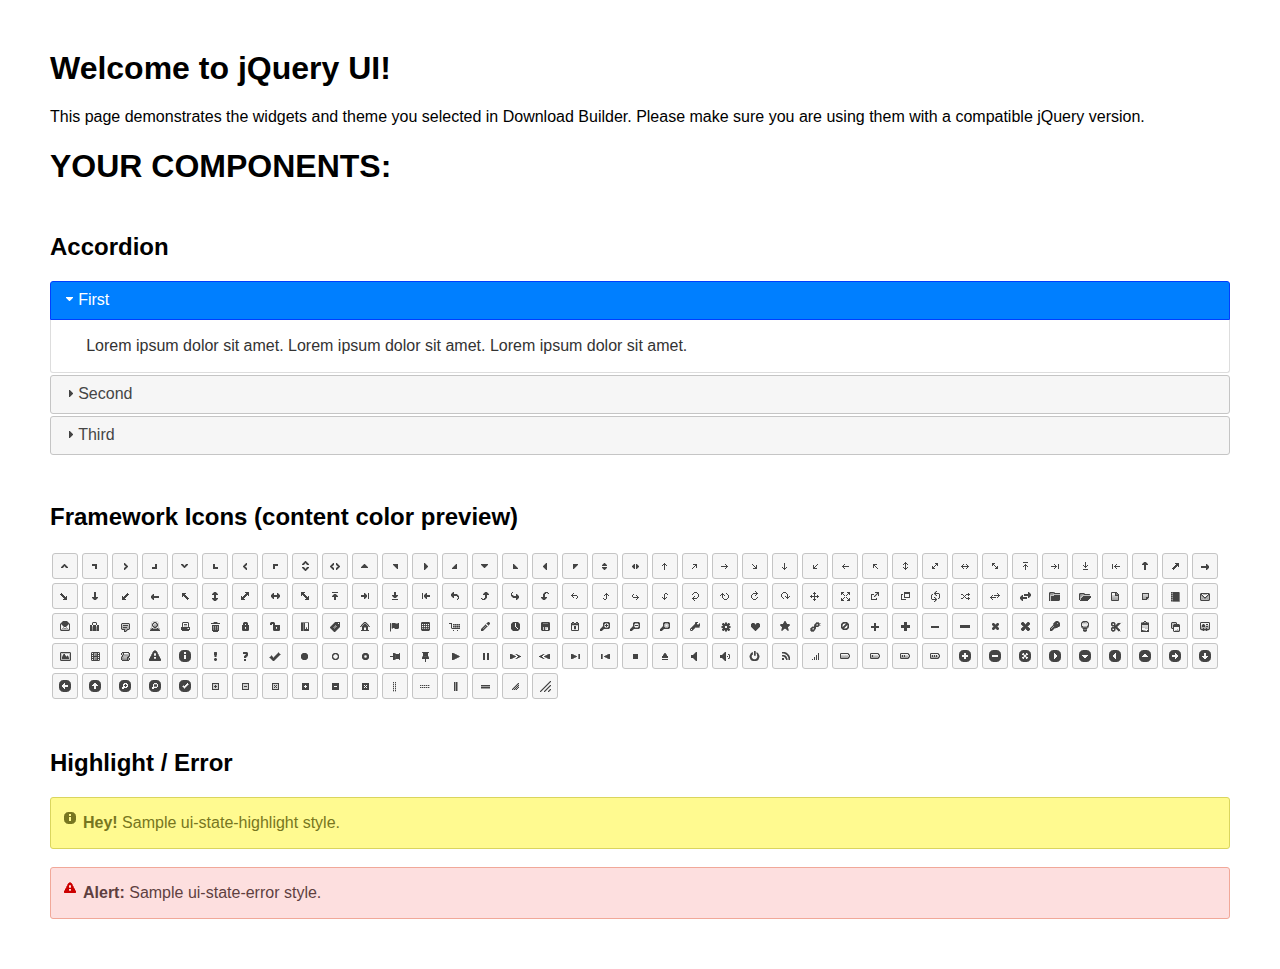
<file: petitions/static/js/jquery-ui-1.13.2.custom/index.html>
<!doctype html>
<html lang="us">
<head>
	<meta charset="utf-8">
	<title>jQuery UI Example Page</title>
	<link href="jquery-ui.css" rel="stylesheet">
	<style>
	body{
		font-family: "Trebuchet MS", sans-serif;
		margin: 50px;
	}
	.demoHeaders {
		margin-top: 2em;
	}
	#dialog-link {
		padding: .4em 1em .4em 20px;
		text-decoration: none;
		position: relative;
	}
	#dialog-link span.ui-icon {
		margin: 0 5px 0 0;
		position: absolute;
		left: .2em;
		top: 50%;
		margin-top: -8px;
	}
	#icons {
		margin: 0;
		padding: 0;
	}
	#icons li {
		margin: 2px;
		position: relative;
		padding: 4px 0;
		cursor: pointer;
		float: left;
		list-style: none;
	}
	#icons span.ui-icon {
		float: left;
		margin: 0 4px;
	}
	.fakewindowcontain .ui-widget-overlay {
		position: absolute;
	}
	select {
		width: 200px;
	}
	</style>
</head>
<body>

<h1>Welcome to jQuery UI!</h1>

<div class="ui-widget">
	<p>This page demonstrates the widgets and theme you selected in Download Builder. Please make sure you are using them with a compatible jQuery version.</p>
</div>

<h1>YOUR COMPONENTS:</h1>

<!-- Accordion -->
<h2 class="demoHeaders">Accordion</h2>
<div id="accordion">
	<h3>First</h3>
	<div>Lorem ipsum dolor sit amet. Lorem ipsum dolor sit amet. Lorem ipsum dolor sit amet.</div>
	<h3>Second</h3>
	<div>Phasellus mattis tincidunt nibh.</div>
	<h3>Third</h3>
	<div>Nam dui erat, auctor a, dignissim quis.</div>
</div>








<h2 class="demoHeaders">Framework Icons (content color preview)</h2>
<ul id="icons" class="ui-widget ui-helper-clearfix">
	<li class="ui-state-default ui-corner-all" title=".ui-icon-caret-1-n"><span class="ui-icon ui-icon-caret-1-n"></span></li>
	<li class="ui-state-default ui-corner-all" title=".ui-icon-caret-1-ne"><span class="ui-icon ui-icon-caret-1-ne"></span></li>
	<li class="ui-state-default ui-corner-all" title=".ui-icon-caret-1-e"><span class="ui-icon ui-icon-caret-1-e"></span></li>
	<li class="ui-state-default ui-corner-all" title=".ui-icon-caret-1-se"><span class="ui-icon ui-icon-caret-1-se"></span></li>
	<li class="ui-state-default ui-corner-all" title=".ui-icon-caret-1-s"><span class="ui-icon ui-icon-caret-1-s"></span></li>
	<li class="ui-state-default ui-corner-all" title=".ui-icon-caret-1-sw"><span class="ui-icon ui-icon-caret-1-sw"></span></li>
	<li class="ui-state-default ui-corner-all" title=".ui-icon-caret-1-w"><span class="ui-icon ui-icon-caret-1-w"></span></li>
	<li class="ui-state-default ui-corner-all" title=".ui-icon-caret-1-nw"><span class="ui-icon ui-icon-caret-1-nw"></span></li>
	<li class="ui-state-default ui-corner-all" title=".ui-icon-caret-2-n-s"><span class="ui-icon ui-icon-caret-2-n-s"></span></li>
	<li class="ui-state-default ui-corner-all" title=".ui-icon-caret-2-e-w"><span class="ui-icon ui-icon-caret-2-e-w"></span></li>
	<li class="ui-state-default ui-corner-all" title=".ui-icon-triangle-1-n"><span class="ui-icon ui-icon-triangle-1-n"></span></li>
	<li class="ui-state-default ui-corner-all" title=".ui-icon-triangle-1-ne"><span class="ui-icon ui-icon-triangle-1-ne"></span></li>
	<li class="ui-state-default ui-corner-all" title=".ui-icon-triangle-1-e"><span class="ui-icon ui-icon-triangle-1-e"></span></li>
	<li class="ui-state-default ui-corner-all" title=".ui-icon-triangle-1-se"><span class="ui-icon ui-icon-triangle-1-se"></span></li>
	<li class="ui-state-default ui-corner-all" title=".ui-icon-triangle-1-s"><span class="ui-icon ui-icon-triangle-1-s"></span></li>
	<li class="ui-state-default ui-corner-all" title=".ui-icon-triangle-1-sw"><span class="ui-icon ui-icon-triangle-1-sw"></span></li>
	<li class="ui-state-default ui-corner-all" title=".ui-icon-triangle-1-w"><span class="ui-icon ui-icon-triangle-1-w"></span></li>
	<li class="ui-state-default ui-corner-all" title=".ui-icon-triangle-1-nw"><span class="ui-icon ui-icon-triangle-1-nw"></span></li>
	<li class="ui-state-default ui-corner-all" title=".ui-icon-triangle-2-n-s"><span class="ui-icon ui-icon-triangle-2-n-s"></span></li>
	<li class="ui-state-default ui-corner-all" title=".ui-icon-triangle-2-e-w"><span class="ui-icon ui-icon-triangle-2-e-w"></span></li>
	<li class="ui-state-default ui-corner-all" title=".ui-icon-arrow-1-n"><span class="ui-icon ui-icon-arrow-1-n"></span></li>
	<li class="ui-state-default ui-corner-all" title=".ui-icon-arrow-1-ne"><span class="ui-icon ui-icon-arrow-1-ne"></span></li>
	<li class="ui-state-default ui-corner-all" title=".ui-icon-arrow-1-e"><span class="ui-icon ui-icon-arrow-1-e"></span></li>
	<li class="ui-state-default ui-corner-all" title=".ui-icon-arrow-1-se"><span class="ui-icon ui-icon-arrow-1-se"></span></li>
	<li class="ui-state-default ui-corner-all" title=".ui-icon-arrow-1-s"><span class="ui-icon ui-icon-arrow-1-s"></span></li>
	<li class="ui-state-default ui-corner-all" title=".ui-icon-arrow-1-sw"><span class="ui-icon ui-icon-arrow-1-sw"></span></li>
	<li class="ui-state-default ui-corner-all" title=".ui-icon-arrow-1-w"><span class="ui-icon ui-icon-arrow-1-w"></span></li>
	<li class="ui-state-default ui-corner-all" title=".ui-icon-arrow-1-nw"><span class="ui-icon ui-icon-arrow-1-nw"></span></li>
	<li class="ui-state-default ui-corner-all" title=".ui-icon-arrow-2-n-s"><span class="ui-icon ui-icon-arrow-2-n-s"></span></li>
	<li class="ui-state-default ui-corner-all" title=".ui-icon-arrow-2-ne-sw"><span class="ui-icon ui-icon-arrow-2-ne-sw"></span></li>
	<li class="ui-state-default ui-corner-all" title=".ui-icon-arrow-2-e-w"><span class="ui-icon ui-icon-arrow-2-e-w"></span></li>
	<li class="ui-state-default ui-corner-all" title=".ui-icon-arrow-2-se-nw"><span class="ui-icon ui-icon-arrow-2-se-nw"></span></li>
	<li class="ui-state-default ui-corner-all" title=".ui-icon-arrowstop-1-n"><span class="ui-icon ui-icon-arrowstop-1-n"></span></li>
	<li class="ui-state-default ui-corner-all" title=".ui-icon-arrowstop-1-e"><span class="ui-icon ui-icon-arrowstop-1-e"></span></li>
	<li class="ui-state-default ui-corner-all" title=".ui-icon-arrowstop-1-s"><span class="ui-icon ui-icon-arrowstop-1-s"></span></li>
	<li class="ui-state-default ui-corner-all" title=".ui-icon-arrowstop-1-w"><span class="ui-icon ui-icon-arrowstop-1-w"></span></li>
	<li class="ui-state-default ui-corner-all" title=".ui-icon-arrowthick-1-n"><span class="ui-icon ui-icon-arrowthick-1-n"></span></li>
	<li class="ui-state-default ui-corner-all" title=".ui-icon-arrowthick-1-ne"><span class="ui-icon ui-icon-arrowthick-1-ne"></span></li>
	<li class="ui-state-default ui-corner-all" title=".ui-icon-arrowthick-1-e"><span class="ui-icon ui-icon-arrowthick-1-e"></span></li>
	<li class="ui-state-default ui-corner-all" title=".ui-icon-arrowthick-1-se"><span class="ui-icon ui-icon-arrowthick-1-se"></span></li>
	<li class="ui-state-default ui-corner-all" title=".ui-icon-arrowthick-1-s"><span class="ui-icon ui-icon-arrowthick-1-s"></span></li>
	<li class="ui-state-default ui-corner-all" title=".ui-icon-arrowthick-1-sw"><span class="ui-icon ui-icon-arrowthick-1-sw"></span></li>
	<li class="ui-state-default ui-corner-all" title=".ui-icon-arrowthick-1-w"><span class="ui-icon ui-icon-arrowthick-1-w"></span></li>
	<li class="ui-state-default ui-corner-all" title=".ui-icon-arrowthick-1-nw"><span class="ui-icon ui-icon-arrowthick-1-nw"></span></li>
	<li class="ui-state-default ui-corner-all" title=".ui-icon-arrowthick-2-n-s"><span class="ui-icon ui-icon-arrowthick-2-n-s"></span></li>
	<li class="ui-state-default ui-corner-all" title=".ui-icon-arrowthick-2-ne-sw"><span class="ui-icon ui-icon-arrowthick-2-ne-sw"></span></li>
	<li class="ui-state-default ui-corner-all" title=".ui-icon-arrowthick-2-e-w"><span class="ui-icon ui-icon-arrowthick-2-e-w"></span></li>
	<li class="ui-state-default ui-corner-all" title=".ui-icon-arrowthick-2-se-nw"><span class="ui-icon ui-icon-arrowthick-2-se-nw"></span></li>
	<li class="ui-state-default ui-corner-all" title=".ui-icon-arrowthickstop-1-n"><span class="ui-icon ui-icon-arrowthickstop-1-n"></span></li>
	<li class="ui-state-default ui-corner-all" title=".ui-icon-arrowthickstop-1-e"><span class="ui-icon ui-icon-arrowthickstop-1-e"></span></li>
	<li class="ui-state-default ui-corner-all" title=".ui-icon-arrowthickstop-1-s"><span class="ui-icon ui-icon-arrowthickstop-1-s"></span></li>
	<li class="ui-state-default ui-corner-all" title=".ui-icon-arrowthickstop-1-w"><span class="ui-icon ui-icon-arrowthickstop-1-w"></span></li>
	<li class="ui-state-default ui-corner-all" title=".ui-icon-arrowreturnthick-1-w"><span class="ui-icon ui-icon-arrowreturnthick-1-w"></span></li>
	<li class="ui-state-default ui-corner-all" title=".ui-icon-arrowreturnthick-1-n"><span class="ui-icon ui-icon-arrowreturnthick-1-n"></span></li>
	<li class="ui-state-default ui-corner-all" title=".ui-icon-arrowreturnthick-1-e"><span class="ui-icon ui-icon-arrowreturnthick-1-e"></span></li>
	<li class="ui-state-default ui-corner-all" title=".ui-icon-arrowreturnthick-1-s"><span class="ui-icon ui-icon-arrowreturnthick-1-s"></span></li>
	<li class="ui-state-default ui-corner-all" title=".ui-icon-arrowreturn-1-w"><span class="ui-icon ui-icon-arrowreturn-1-w"></span></li>
	<li class="ui-state-default ui-corner-all" title=".ui-icon-arrowreturn-1-n"><span class="ui-icon ui-icon-arrowreturn-1-n"></span></li>
	<li class="ui-state-default ui-corner-all" title=".ui-icon-arrowreturn-1-e"><span class="ui-icon ui-icon-arrowreturn-1-e"></span></li>
	<li class="ui-state-default ui-corner-all" title=".ui-icon-arrowreturn-1-s"><span class="ui-icon ui-icon-arrowreturn-1-s"></span></li>
	<li class="ui-state-default ui-corner-all" title=".ui-icon-arrowrefresh-1-w"><span class="ui-icon ui-icon-arrowrefresh-1-w"></span></li>
	<li class="ui-state-default ui-corner-all" title=".ui-icon-arrowrefresh-1-n"><span class="ui-icon ui-icon-arrowrefresh-1-n"></span></li>
	<li class="ui-state-default ui-corner-all" title=".ui-icon-arrowrefresh-1-e"><span class="ui-icon ui-icon-arrowrefresh-1-e"></span></li>
	<li class="ui-state-default ui-corner-all" title=".ui-icon-arrowrefresh-1-s"><span class="ui-icon ui-icon-arrowrefresh-1-s"></span></li>
	<li class="ui-state-default ui-corner-all" title=".ui-icon-arrow-4"><span class="ui-icon ui-icon-arrow-4"></span></li>
	<li class="ui-state-default ui-corner-all" title=".ui-icon-arrow-4-diag"><span class="ui-icon ui-icon-arrow-4-diag"></span></li>
	<li class="ui-state-default ui-corner-all" title=".ui-icon-extlink"><span class="ui-icon ui-icon-extlink"></span></li>
	<li class="ui-state-default ui-corner-all" title=".ui-icon-newwin"><span class="ui-icon ui-icon-newwin"></span></li>
	<li class="ui-state-default ui-corner-all" title=".ui-icon-refresh"><span class="ui-icon ui-icon-refresh"></span></li>
	<li class="ui-state-default ui-corner-all" title=".ui-icon-shuffle"><span class="ui-icon ui-icon-shuffle"></span></li>
	<li class="ui-state-default ui-corner-all" title=".ui-icon-transfer-e-w"><span class="ui-icon ui-icon-transfer-e-w"></span></li>
	<li class="ui-state-default ui-corner-all" title=".ui-icon-transferthick-e-w"><span class="ui-icon ui-icon-transferthick-e-w"></span></li>
	<li class="ui-state-default ui-corner-all" title=".ui-icon-folder-collapsed"><span class="ui-icon ui-icon-folder-collapsed"></span></li>
	<li class="ui-state-default ui-corner-all" title=".ui-icon-folder-open"><span class="ui-icon ui-icon-folder-open"></span></li>
	<li class="ui-state-default ui-corner-all" title=".ui-icon-document"><span class="ui-icon ui-icon-document"></span></li>
	<li class="ui-state-default ui-corner-all" title=".ui-icon-document-b"><span class="ui-icon ui-icon-document-b"></span></li>
	<li class="ui-state-default ui-corner-all" title=".ui-icon-note"><span class="ui-icon ui-icon-note"></span></li>
	<li class="ui-state-default ui-corner-all" title=".ui-icon-mail-closed"><span class="ui-icon ui-icon-mail-closed"></span></li>
	<li class="ui-state-default ui-corner-all" title=".ui-icon-mail-open"><span class="ui-icon ui-icon-mail-open"></span></li>
	<li class="ui-state-default ui-corner-all" title=".ui-icon-suitcase"><span class="ui-icon ui-icon-suitcase"></span></li>
	<li class="ui-state-default ui-corner-all" title=".ui-icon-comment"><span class="ui-icon ui-icon-comment"></span></li>
	<li class="ui-state-default ui-corner-all" title=".ui-icon-person"><span class="ui-icon ui-icon-person"></span></li>
	<li class="ui-state-default ui-corner-all" title=".ui-icon-print"><span class="ui-icon ui-icon-print"></span></li>
	<li class="ui-state-default ui-corner-all" title=".ui-icon-trash"><span class="ui-icon ui-icon-trash"></span></li>
	<li class="ui-state-default ui-corner-all" title=".ui-icon-locked"><span class="ui-icon ui-icon-locked"></span></li>
	<li class="ui-state-default ui-corner-all" title=".ui-icon-unlocked"><span class="ui-icon ui-icon-unlocked"></span></li>
	<li class="ui-state-default ui-corner-all" title=".ui-icon-bookmark"><span class="ui-icon ui-icon-bookmark"></span></li>
	<li class="ui-state-default ui-corner-all" title=".ui-icon-tag"><span class="ui-icon ui-icon-tag"></span></li>
	<li class="ui-state-default ui-corner-all" title=".ui-icon-home"><span class="ui-icon ui-icon-home"></span></li>
	<li class="ui-state-default ui-corner-all" title=".ui-icon-flag"><span class="ui-icon ui-icon-flag"></span></li>
	<li class="ui-state-default ui-corner-all" title=".ui-icon-calculator"><span class="ui-icon ui-icon-calculator"></span></li>
	<li class="ui-state-default ui-corner-all" title=".ui-icon-cart"><span class="ui-icon ui-icon-cart"></span></li>
	<li class="ui-state-default ui-corner-all" title=".ui-icon-pencil"><span class="ui-icon ui-icon-pencil"></span></li>
	<li class="ui-state-default ui-corner-all" title=".ui-icon-clock"><span class="ui-icon ui-icon-clock"></span></li>
	<li class="ui-state-default ui-corner-all" title=".ui-icon-disk"><span class="ui-icon ui-icon-disk"></span></li>
	<li class="ui-state-default ui-corner-all" title=".ui-icon-calendar"><span class="ui-icon ui-icon-calendar"></span></li>
	<li class="ui-state-default ui-corner-all" title=".ui-icon-zoomin"><span class="ui-icon ui-icon-zoomin"></span></li>
	<li class="ui-state-default ui-corner-all" title=".ui-icon-zoomout"><span class="ui-icon ui-icon-zoomout"></span></li>
	<li class="ui-state-default ui-corner-all" title=".ui-icon-search"><span class="ui-icon ui-icon-search"></span></li>
	<li class="ui-state-default ui-corner-all" title=".ui-icon-wrench"><span class="ui-icon ui-icon-wrench"></span></li>
	<li class="ui-state-default ui-corner-all" title=".ui-icon-gear"><span class="ui-icon ui-icon-gear"></span></li>
	<li class="ui-state-default ui-corner-all" title=".ui-icon-heart"><span class="ui-icon ui-icon-heart"></span></li>
	<li class="ui-state-default ui-corner-all" title=".ui-icon-star"><span class="ui-icon ui-icon-star"></span></li>
	<li class="ui-state-default ui-corner-all" title=".ui-icon-link"><span class="ui-icon ui-icon-link"></span></li>
	<li class="ui-state-default ui-corner-all" title=".ui-icon-cancel"><span class="ui-icon ui-icon-cancel"></span></li>
	<li class="ui-state-default ui-corner-all" title=".ui-icon-plus"><span class="ui-icon ui-icon-plus"></span></li>
	<li class="ui-state-default ui-corner-all" title=".ui-icon-plusthick"><span class="ui-icon ui-icon-plusthick"></span></li>
	<li class="ui-state-default ui-corner-all" title=".ui-icon-minus"><span class="ui-icon ui-icon-minus"></span></li>
	<li class="ui-state-default ui-corner-all" title=".ui-icon-minusthick"><span class="ui-icon ui-icon-minusthick"></span></li>
	<li class="ui-state-default ui-corner-all" title=".ui-icon-close"><span class="ui-icon ui-icon-close"></span></li>
	<li class="ui-state-default ui-corner-all" title=".ui-icon-closethick"><span class="ui-icon ui-icon-closethick"></span></li>
	<li class="ui-state-default ui-corner-all" title=".ui-icon-key"><span class="ui-icon ui-icon-key"></span></li>
	<li class="ui-state-default ui-corner-all" title=".ui-icon-lightbulb"><span class="ui-icon ui-icon-lightbulb"></span></li>
	<li class="ui-state-default ui-corner-all" title=".ui-icon-scissors"><span class="ui-icon ui-icon-scissors"></span></li>
	<li class="ui-state-default ui-corner-all" title=".ui-icon-clipboard"><span class="ui-icon ui-icon-clipboard"></span></li>
	<li class="ui-state-default ui-corner-all" title=".ui-icon-copy"><span class="ui-icon ui-icon-copy"></span></li>
	<li class="ui-state-default ui-corner-all" title=".ui-icon-contact"><span class="ui-icon ui-icon-contact"></span></li>
	<li class="ui-state-default ui-corner-all" title=".ui-icon-image"><span class="ui-icon ui-icon-image"></span></li>
	<li class="ui-state-default ui-corner-all" title=".ui-icon-video"><span class="ui-icon ui-icon-video"></span></li>
	<li class="ui-state-default ui-corner-all" title=".ui-icon-script"><span class="ui-icon ui-icon-script"></span></li>
	<li class="ui-state-default ui-corner-all" title=".ui-icon-alert"><span class="ui-icon ui-icon-alert"></span></li>
	<li class="ui-state-default ui-corner-all" title=".ui-icon-info"><span class="ui-icon ui-icon-info"></span></li>
	<li class="ui-state-default ui-corner-all" title=".ui-icon-notice"><span class="ui-icon ui-icon-notice"></span></li>
	<li class="ui-state-default ui-corner-all" title=".ui-icon-help"><span class="ui-icon ui-icon-help"></span></li>
	<li class="ui-state-default ui-corner-all" title=".ui-icon-check"><span class="ui-icon ui-icon-check"></span></li>
	<li class="ui-state-default ui-corner-all" title=".ui-icon-bullet"><span class="ui-icon ui-icon-bullet"></span></li>
	<li class="ui-state-default ui-corner-all" title=".ui-icon-radio-off"><span class="ui-icon ui-icon-radio-off"></span></li>
	<li class="ui-state-default ui-corner-all" title=".ui-icon-radio-on"><span class="ui-icon ui-icon-radio-on"></span></li>
	<li class="ui-state-default ui-corner-all" title=".ui-icon-pin-w"><span class="ui-icon ui-icon-pin-w"></span></li>
	<li class="ui-state-default ui-corner-all" title=".ui-icon-pin-s"><span class="ui-icon ui-icon-pin-s"></span></li>
	<li class="ui-state-default ui-corner-all" title=".ui-icon-play"><span class="ui-icon ui-icon-play"></span></li>
	<li class="ui-state-default ui-corner-all" title=".ui-icon-pause"><span class="ui-icon ui-icon-pause"></span></li>
	<li class="ui-state-default ui-corner-all" title=".ui-icon-seek-next"><span class="ui-icon ui-icon-seek-next"></span></li>
	<li class="ui-state-default ui-corner-all" title=".ui-icon-seek-prev"><span class="ui-icon ui-icon-seek-prev"></span></li>
	<li class="ui-state-default ui-corner-all" title=".ui-icon-seek-end"><span class="ui-icon ui-icon-seek-end"></span></li>
	<li class="ui-state-default ui-corner-all" title=".ui-icon-seek-first"><span class="ui-icon ui-icon-seek-first"></span></li>
	<li class="ui-state-default ui-corner-all" title=".ui-icon-stop"><span class="ui-icon ui-icon-stop"></span></li>
	<li class="ui-state-default ui-corner-all" title=".ui-icon-eject"><span class="ui-icon ui-icon-eject"></span></li>
	<li class="ui-state-default ui-corner-all" title=".ui-icon-volume-off"><span class="ui-icon ui-icon-volume-off"></span></li>
	<li class="ui-state-default ui-corner-all" title=".ui-icon-volume-on"><span class="ui-icon ui-icon-volume-on"></span></li>
	<li class="ui-state-default ui-corner-all" title=".ui-icon-power"><span class="ui-icon ui-icon-power"></span></li>
	<li class="ui-state-default ui-corner-all" title=".ui-icon-signal-diag"><span class="ui-icon ui-icon-signal-diag"></span></li>
	<li class="ui-state-default ui-corner-all" title=".ui-icon-signal"><span class="ui-icon ui-icon-signal"></span></li>
	<li class="ui-state-default ui-corner-all" title=".ui-icon-battery-0"><span class="ui-icon ui-icon-battery-0"></span></li>
	<li class="ui-state-default ui-corner-all" title=".ui-icon-battery-1"><span class="ui-icon ui-icon-battery-1"></span></li>
	<li class="ui-state-default ui-corner-all" title=".ui-icon-battery-2"><span class="ui-icon ui-icon-battery-2"></span></li>
	<li class="ui-state-default ui-corner-all" title=".ui-icon-battery-3"><span class="ui-icon ui-icon-battery-3"></span></li>
	<li class="ui-state-default ui-corner-all" title=".ui-icon-circle-plus"><span class="ui-icon ui-icon-circle-plus"></span></li>
	<li class="ui-state-default ui-corner-all" title=".ui-icon-circle-minus"><span class="ui-icon ui-icon-circle-minus"></span></li>
	<li class="ui-state-default ui-corner-all" title=".ui-icon-circle-close"><span class="ui-icon ui-icon-circle-close"></span></li>
	<li class="ui-state-default ui-corner-all" title=".ui-icon-circle-triangle-e"><span class="ui-icon ui-icon-circle-triangle-e"></span></li>
	<li class="ui-state-default ui-corner-all" title=".ui-icon-circle-triangle-s"><span class="ui-icon ui-icon-circle-triangle-s"></span></li>
	<li class="ui-state-default ui-corner-all" title=".ui-icon-circle-triangle-w"><span class="ui-icon ui-icon-circle-triangle-w"></span></li>
	<li class="ui-state-default ui-corner-all" title=".ui-icon-circle-triangle-n"><span class="ui-icon ui-icon-circle-triangle-n"></span></li>
	<li class="ui-state-default ui-corner-all" title=".ui-icon-circle-arrow-e"><span class="ui-icon ui-icon-circle-arrow-e"></span></li>
	<li class="ui-state-default ui-corner-all" title=".ui-icon-circle-arrow-s"><span class="ui-icon ui-icon-circle-arrow-s"></span></li>
	<li class="ui-state-default ui-corner-all" title=".ui-icon-circle-arrow-w"><span class="ui-icon ui-icon-circle-arrow-w"></span></li>
	<li class="ui-state-default ui-corner-all" title=".ui-icon-circle-arrow-n"><span class="ui-icon ui-icon-circle-arrow-n"></span></li>
	<li class="ui-state-default ui-corner-all" title=".ui-icon-circle-zoomin"><span class="ui-icon ui-icon-circle-zoomin"></span></li>
	<li class="ui-state-default ui-corner-all" title=".ui-icon-circle-zoomout"><span class="ui-icon ui-icon-circle-zoomout"></span></li>
	<li class="ui-state-default ui-corner-all" title=".ui-icon-circle-check"><span class="ui-icon ui-icon-circle-check"></span></li>
	<li class="ui-state-default ui-corner-all" title=".ui-icon-circlesmall-plus"><span class="ui-icon ui-icon-circlesmall-plus"></span></li>
	<li class="ui-state-default ui-corner-all" title=".ui-icon-circlesmall-minus"><span class="ui-icon ui-icon-circlesmall-minus"></span></li>
	<li class="ui-state-default ui-corner-all" title=".ui-icon-circlesmall-close"><span class="ui-icon ui-icon-circlesmall-close"></span></li>
	<li class="ui-state-default ui-corner-all" title=".ui-icon-squaresmall-plus"><span class="ui-icon ui-icon-squaresmall-plus"></span></li>
	<li class="ui-state-default ui-corner-all" title=".ui-icon-squaresmall-minus"><span class="ui-icon ui-icon-squaresmall-minus"></span></li>
	<li class="ui-state-default ui-corner-all" title=".ui-icon-squaresmall-close"><span class="ui-icon ui-icon-squaresmall-close"></span></li>
	<li class="ui-state-default ui-corner-all" title=".ui-icon-grip-dotted-vertical"><span class="ui-icon ui-icon-grip-dotted-vertical"></span></li>
	<li class="ui-state-default ui-corner-all" title=".ui-icon-grip-dotted-horizontal"><span class="ui-icon ui-icon-grip-dotted-horizontal"></span></li>
	<li class="ui-state-default ui-corner-all" title=".ui-icon-grip-solid-vertical"><span class="ui-icon ui-icon-grip-solid-vertical"></span></li>
	<li class="ui-state-default ui-corner-all" title=".ui-icon-grip-solid-horizontal"><span class="ui-icon ui-icon-grip-solid-horizontal"></span></li>
	<li class="ui-state-default ui-corner-all" title=".ui-icon-gripsmall-diagonal-se"><span class="ui-icon ui-icon-gripsmall-diagonal-se"></span></li>
	<li class="ui-state-default ui-corner-all" title=".ui-icon-grip-diagonal-se"><span class="ui-icon ui-icon-grip-diagonal-se"></span></li>
</ul>








<!-- Highlight / Error -->
<h2 class="demoHeaders">Highlight / Error</h2>
<div class="ui-widget">
	<div class="ui-state-highlight ui-corner-all" style="margin-top: 20px; padding: 0 .7em;">
		<p><span class="ui-icon ui-icon-info" style="float: left; margin-right: .3em;"></span>
		<strong>Hey!</strong> Sample ui-state-highlight style.</p>
	</div>
</div>
<br>
<div class="ui-widget">
	<div class="ui-state-error ui-corner-all" style="padding: 0 .7em;">
		<p><span class="ui-icon ui-icon-alert" style="float: left; margin-right: .3em;"></span>
		<strong>Alert:</strong> Sample ui-state-error style.</p>
	</div>
</div>

<script src="external/jquery/jquery.js"></script>
<script src="jquery-ui.js"></script>
<script>
$( "#accordion" ).accordion();














// Hover states on the static widgets
$( "#dialog-link, #icons li" ).hover(
	function() {
		$( this ).addClass( "ui-state-hover" );
	},
	function() {
		$( this ).removeClass( "ui-state-hover" );
	}
);
</script>
</body>
</html>
</file>
